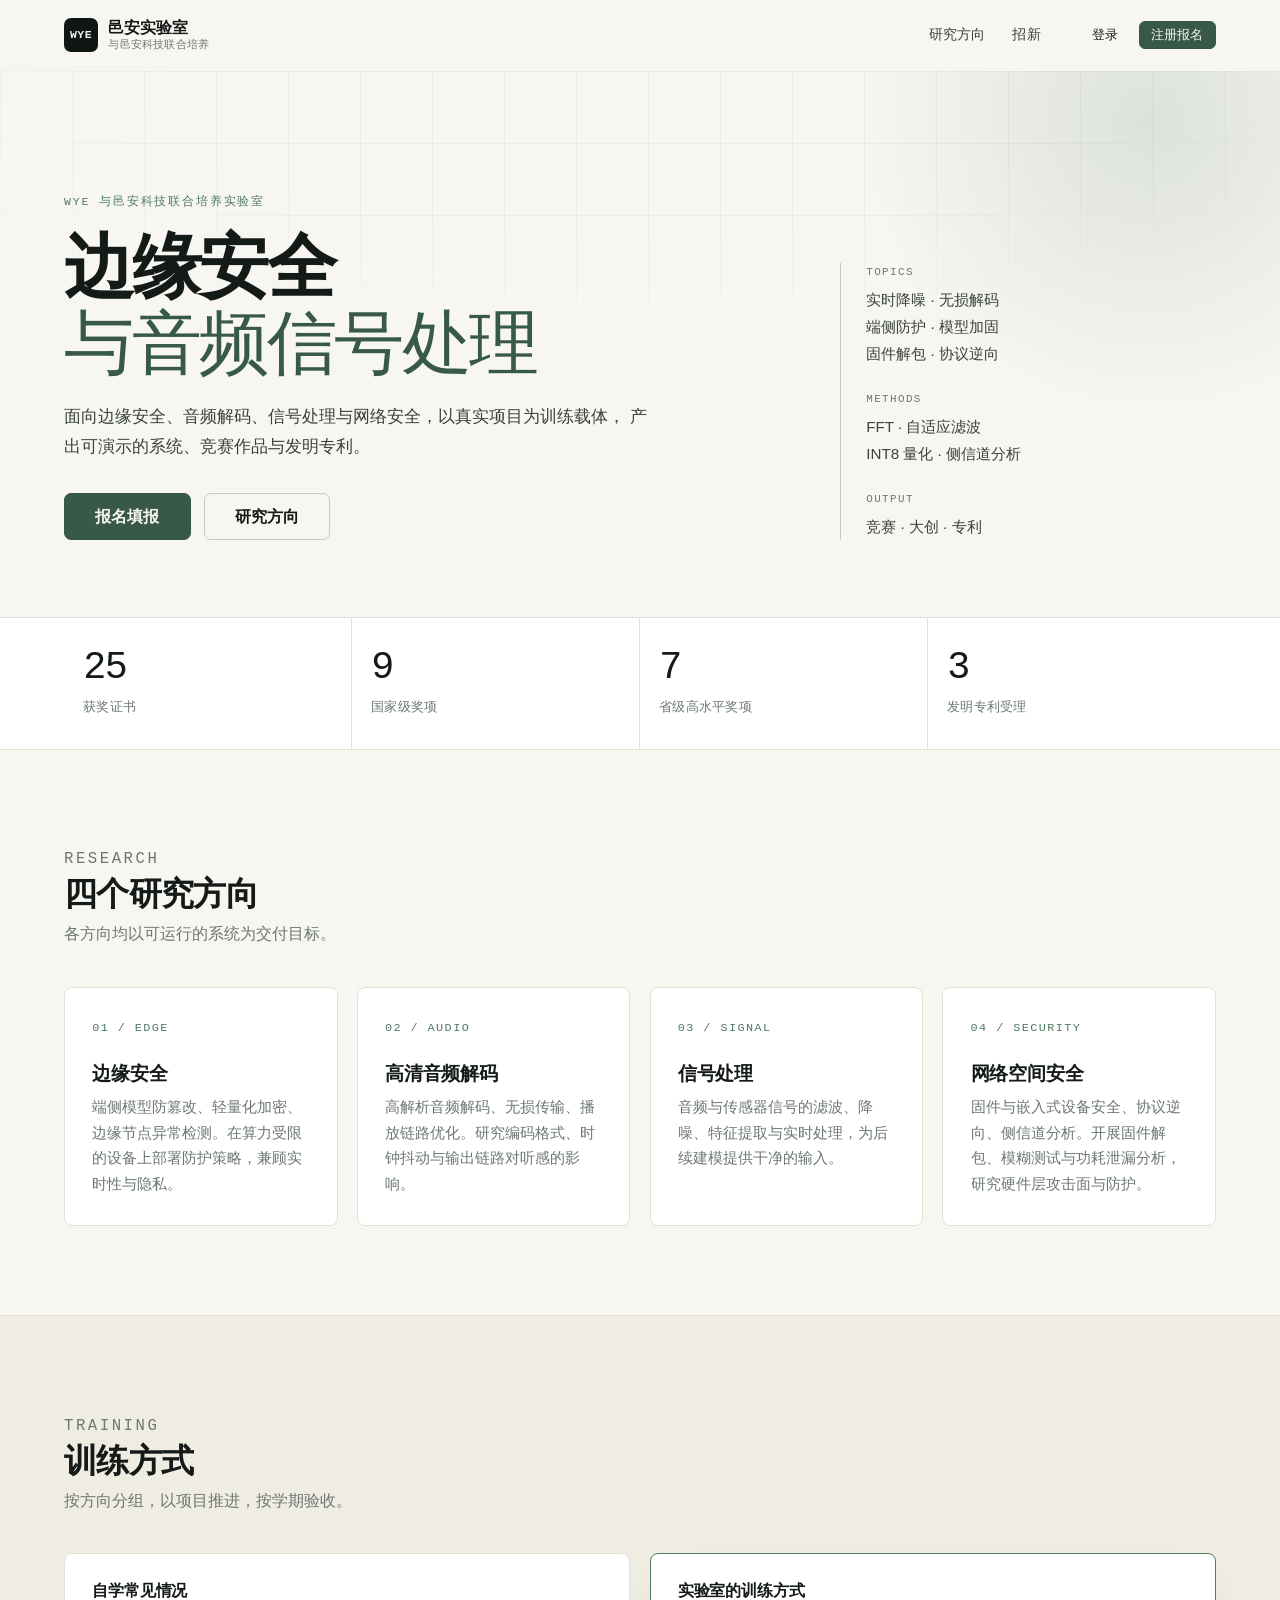
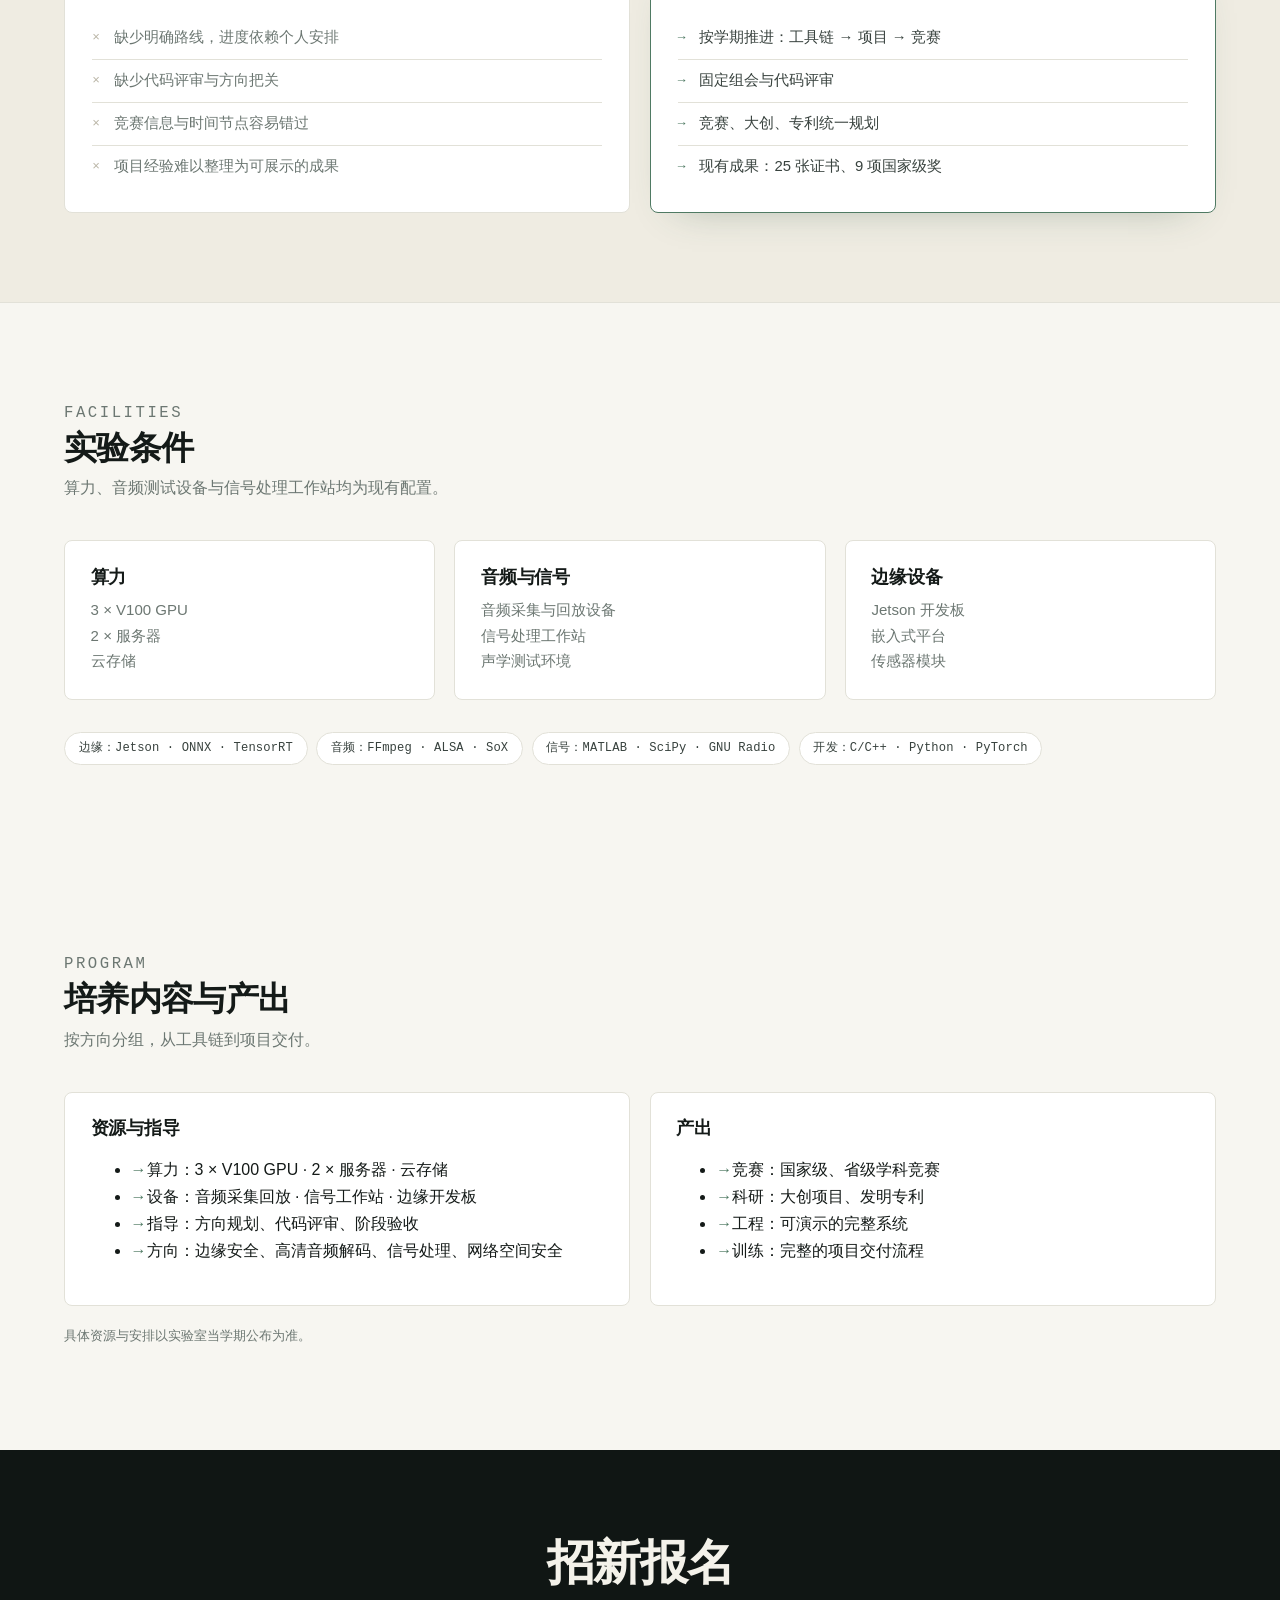
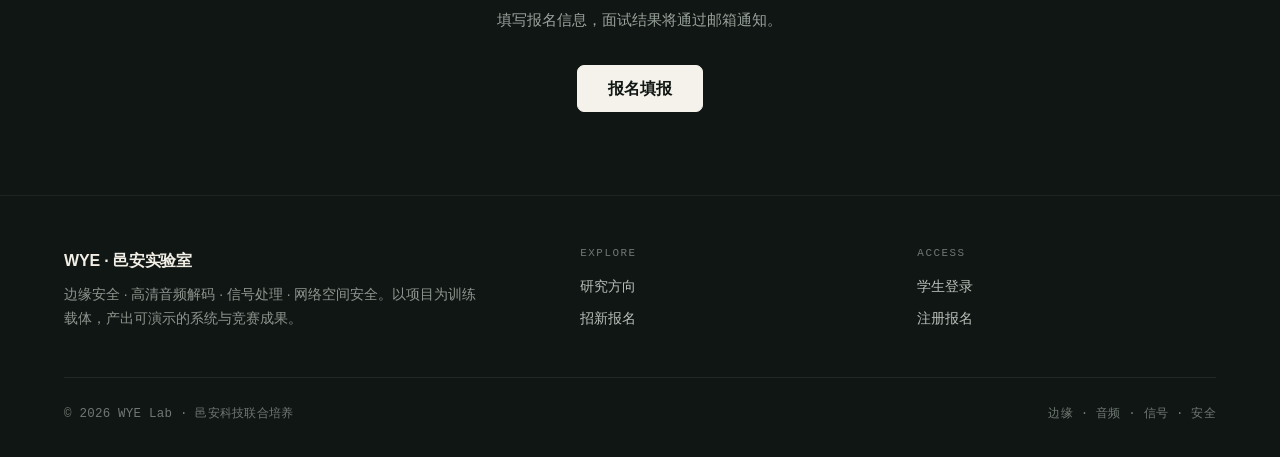
<file: index.html>
<!doctype html>
<html lang="zh-CN">
<head>
<meta charset="utf-8">
<meta name="viewport" content="width=device-width, initial-scale=1">
<meta name="description" content="WYE 与邑安科技联合培养实验室官网：边缘安全 · 高清音频解码 · 信号处理 · 网络空间安全，成果展示与招新报名。">
<meta name="theme-color" content="#f7f6f1">
<title>WYE · 邑安实验室 — 边缘安全 · 音频 · 信号 · 网络安全</title>
<link rel="stylesheet" href="/static/css/style.css">
</head>
<body>
<header class="site-header" id="siteHeader">
  <div class="container nav-wrap">
    <a class="brand" href="/">
      <span class="brand-badge">WYE</span>
      <span class="brand-text">邑安实验室<small>与邑安科技联合培养</small></span>
    </a>

    <input type="checkbox" id="navToggle" class="nav-toggle" aria-label="展开导航">
    <label for="navToggle" class="nav-toggle-label" aria-hidden="true"><span></span></label>

    <nav class="nav-links">
      <a href="/#research">研究方向</a>
      <a href="/#join">招新</a>
    </nav>

    <div class="nav-actions">
      
        <a class="btn btn-ghost btn-sm" href="join.html">登录</a>
        <a class="btn btn-primary btn-sm" href="join.html">注册报名</a>
      
    </div>
  </div>
</header>


  


<main>
<!-- 1. Hero -->
<section class="hero">
  <div class="container">
    <div class="hero-grid">
      <div>
        <p class="hero-kicker">WYE 与邑安科技联合培养实验室</p>
        <h1>边缘安全<br><em>与音频信号处理</em></h1>
        <p class="hero-sub">
          面向边缘安全、音频解码、信号处理与网络安全，以真实项目为训练载体，
          产出可演示的系统、竞赛作品与发明专利。
        </p>
        <div class="hero-actions">
          <a class="btn btn-primary btn-lg" href="join.html">报名填报</a>
          <a class="btn btn-lg" href="#research">研究方向</a>
        </div>
      </div>
      <aside class="hero-aside">
        <div>
          <span class="k">Topics</span>
          <span class="v">实时降噪 · 无损解码<br>端侧防护 · 模型加固<br>固件解包 · 协议逆向</span>
        </div>
        <div>
          <span class="k">Methods</span>
          <span class="v">FFT · 自适应滤波<br>INT8 量化 · 侧信道分析</span>
        </div>
        <div>
          <span class="k">Output</span>
          <span class="v">竞赛 · 大创 · 专利</span>
        </div>
      </aside>
    </div>
  </div>
</section>

<!-- 2. 战绩统计 -->
<section class="stats">
  <div class="container stats-grid">
    <div class="stat"><strong>25</strong><span>获奖证书</span></div>
    <div class="stat"><strong>9</strong><span>国家级奖项</span></div>
    <div class="stat"><strong>7</strong><span>省级高水平奖项</span></div>
    <div class="stat"><strong>3</strong><span>发明专利受理</span></div>
  </div>
</section>

<!-- 3. 研究方向 -->
<section class="section" id="research">
  <div class="container">
    <div class="section-head reveal">
      <div>
        <p class="eyebrow">Research</p>
        <h2>四个研究方向</h2>
        <p>各方向均以可运行的系统为交付目标。</p>
      </div>
    </div>
    <div class="grid-4">
      <article class="dir-card reveal">
        <span class="num">01 / EDGE</span>
        <h3>边缘安全</h3>
        <p>端侧模型防篡改、轻量化加密、边缘节点异常检测。在算力受限的设备上部署防护策略，兼顾实时性与隐私。</p>
      </article>
      <article class="dir-card reveal">
        <span class="num">02 / AUDIO</span>
        <h3>高清音频解码</h3>
        <p>高解析音频解码、无损传输、播放链路优化。研究编码格式、时钟抖动与输出链路对听感的影响。</p>
      </article>
      <article class="dir-card reveal">
        <span class="num">03 / SIGNAL</span>
        <h3>信号处理</h3>
        <p>音频与传感器信号的滤波、降噪、特征提取与实时处理，为后续建模提供干净的输入。</p>
      </article>
      <article class="dir-card reveal">
        <span class="num">04 / SECURITY</span>
        <h3>网络空间安全</h3>
        <p>固件与嵌入式设备安全、协议逆向、侧信道分析。开展固件解包、模糊测试与功耗泄漏分析，研究硬件层攻击面与防护。</p>
      </article>
    </div>
  </div>
</section>

<!-- 4. 训练方式 -->
<section class="section alt">
  <div class="container">
    <div class="section-head reveal">
      <div>
        <p class="eyebrow">Training</p>
        <h2>训练方式</h2>
        <p>按方向分组，以项目推进，按学期验收。</p>
      </div>
    </div>
    <div class="grid-2">
      <div class="card compare reveal">
        <h3>自学常见情况</h3>
        <ul class="bad-list">
          <li>缺少明确路线，进度依赖个人安排</li>
          <li>缺少代码评审与方向把关</li>
          <li>竞赛信息与时间节点容易错过</li>
          <li>项目经验难以整理为可展示的成果</li>
        </ul>
      </div>
      <div class="card compare highlight reveal">
        <h3>实验室的训练方式</h3>
        <ul class="good-list">
          <li>按学期推进：工具链 → 项目 → 竞赛</li>
          <li>固定组会与代码评审</li>
          <li>竞赛、大创、专利统一规划</li>
          <li>现有成果：25 张证书、9 项国家级奖</li>
        </ul>
      </div>
    </div>
  </div>
</section>

<!-- 5. 实验条件 -->
<section class="section">
  <div class="container">
    <div class="section-head reveal">
      <div>
        <p class="eyebrow">Facilities</p>
        <h2>实验条件</h2>
        <p>算力、音频测试设备与信号处理工作站均为现有配置。</p>
      </div>
    </div>
    <div class="grid-3">
      <div class="card reveal">
        <h3>算力</h3>
        <p>3 × V100 GPU<br>2 × 服务器<br>云存储</p>
      </div>
      <div class="card reveal">
        <h3>音频与信号</h3>
        <p>音频采集与回放设备<br>信号处理工作站<br>声学测试环境</p>
      </div>
      <div class="card reveal">
        <h3>边缘设备</h3>
        <p>Jetson 开发板<br>嵌入式平台<br>传感器模块</p>
      </div>
    </div>
    <div class="tech-stack reveal">
      <span class="chip">边缘：Jetson · ONNX · TensorRT</span>
      <span class="chip">音频：FFmpeg · ALSA · SoX</span>
      <span class="chip">信号：MATLAB · SciPy · GNU Radio</span>
      <span class="chip">开发：C/C++ · Python · PyTorch</span>
    </div>
  </div>
</section>

<!-- 6. 培养内容与产出 -->
<section class="section">
  <div class="container">
    <div class="section-head reveal">
      <div>
        <p class="eyebrow">Program</p>
        <h2>培养内容与产出</h2>
        <p>按方向分组，从工具链到项目交付。</p>
      </div>
    </div>
    <div class="grid-2">
      <div class="card reveal">
        <h3>资源与指导</h3>
        <ul class="good-list">
          <li>算力：3 × V100 GPU · 2 × 服务器 · 云存储</li>
          <li>设备：音频采集回放 · 信号工作站 · 边缘开发板</li>
          <li>指导：方向规划、代码评审、阶段验收</li>
          <li>方向：边缘安全、高清音频解码、信号处理、网络空间安全</li>
        </ul>
      </div>
      <div class="card reveal">
        <h3>产出</h3>
        <ul class="good-list">
          <li>竞赛：国家级、省级学科竞赛</li>
          <li>科研：大创项目、发明专利</li>
          <li>工程：可演示的完整系统</li>
          <li>训练：完整的项目交付流程</li>
        </ul>
      </div>
    </div>
    <p class="fine-print muted reveal" style="font-size:.8rem;margin-top:1.2rem;">具体资源与安排以实验室当学期公布为准。</p>
  </div>
</section>

<!-- 7. 报名 CTA -->
<section class="cta-band" id="join">
  <div class="container">
    <h2>招新报名</h2>
    <p>
      填写报名信息，面试结果将通过邮箱通知。
    </p>
    <a class="btn btn-primary btn-lg" href="join.html">报名填报</a>
  </div>
</section>

<!-- 证书大图弹窗（仅管理员） -->

</main>

<footer class="site-footer">
  <div class="container">
    <div class="footer-grid">
      <div>
        <p class="footer-brand">WYE · 邑安实验室</p>
        <p class="footer-desc">边缘安全 · 高清音频解码 · 信号处理 · 网络空间安全。以项目为训练载体，产出可演示的系统与竞赛成果。</p>
      </div>
      <div class="footer-col">
        <h4>Explore</h4>
        <a href="/#research">研究方向</a>
        <a href="/#join">招新报名</a>
      </div>
      <div class="footer-col">
        <h4>Access</h4>
        
        <a href="join.html">学生登录</a>
        <a href="join.html">注册报名</a>
        
        
      </div>
    </div>
    <div class="footer-bottom">
      <span>© 2026 WYE Lab · 邑安科技联合培养</span>
      <span>边缘 · 音频 · 信号 · 安全</span>
    </div>
  </div>
</footer>

<script src="/static/js/main.js"></script>

</body>
</html>
</file>
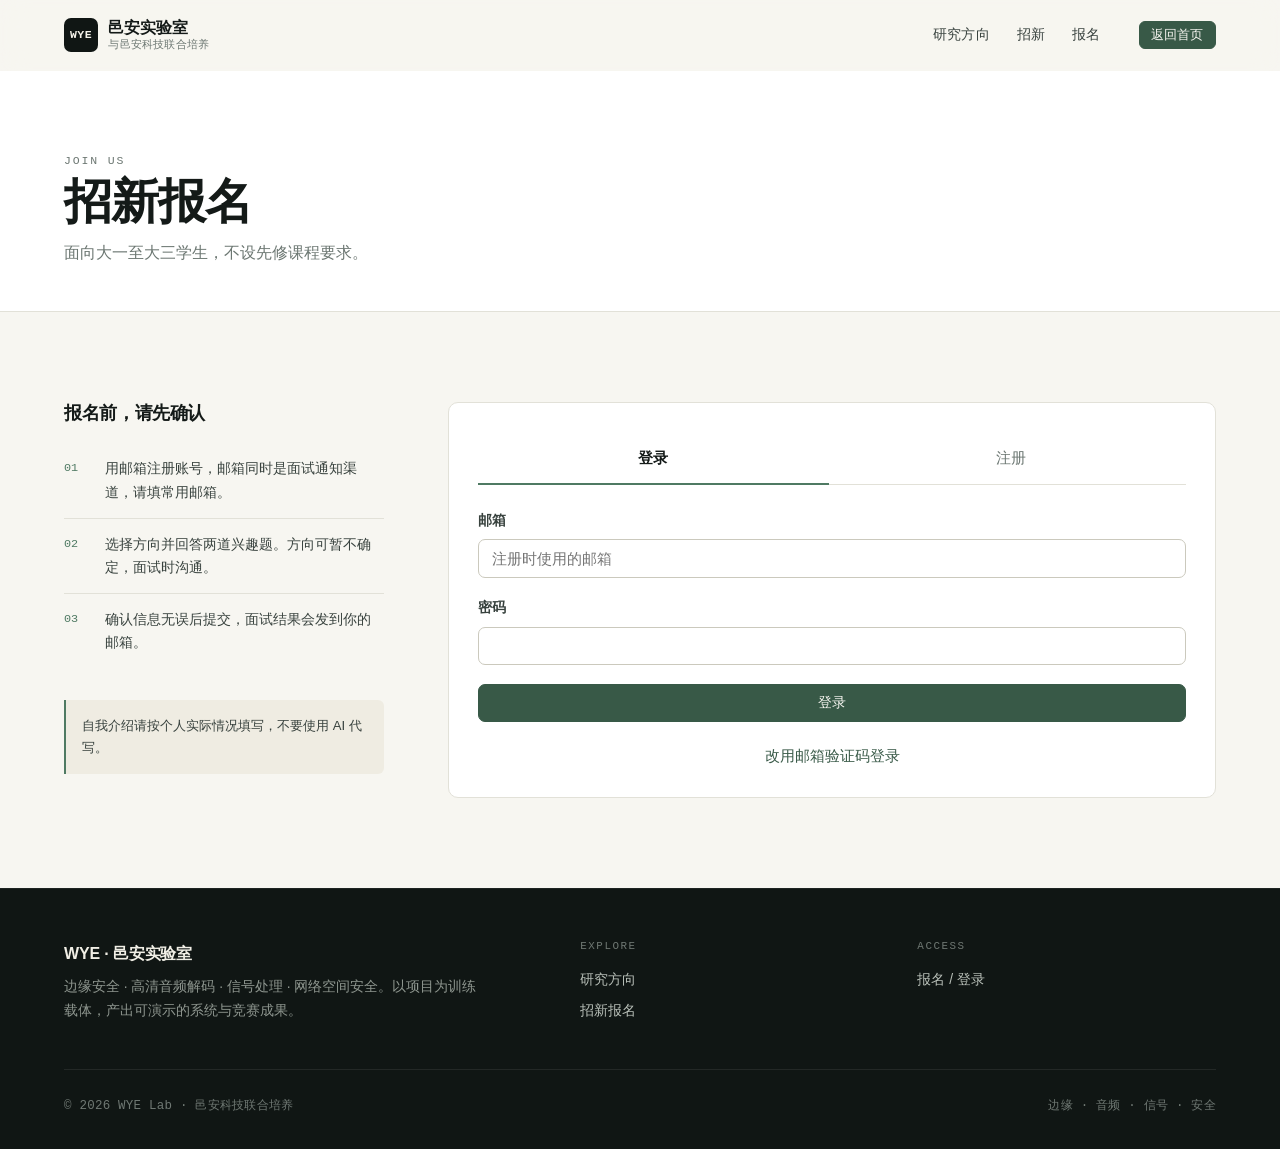
<file: join.html>
<!doctype html>
<html lang="zh-CN">
<head>
<meta charset="utf-8">
<meta name="viewport" content="width=device-width, initial-scale=1">
<meta name="description" content="WYE 与邑安科技联合培养实验室招新报名：边缘安全 · 高清音频解码 · 信号处理 · 网络空间安全。">
<title>招新报名 — WYE · 邑安实验室</title>
<link rel="stylesheet" href="static/css/style.css">
<style>
  .auth-tabs { display: flex; gap: .4rem; margin-bottom: 1.5rem; border-bottom: 1px solid var(--line); }
  .auth-tabs button {
    flex: 1; background: none; border: none; padding: .7rem .2rem .75rem;
    font: inherit; font-size: .92rem; color: var(--muted); cursor: pointer;
    border-bottom: 2px solid transparent; margin-bottom: -1px; transition: color .18s, border-color .18s;
  }
  .auth-tabs button.active { color: var(--ink); border-bottom-color: var(--accent); font-weight: 600; }
  .auth-msg { min-height: 1.4em; font-size: .82rem; margin: .7rem 0 0; color: var(--danger); }
  .auth-msg.ok { color: var(--accent-dark); }
  .auth-switch { font-size: .82rem; text-align: center; margin: .9rem 0 0; }
  .auth-switch a { color: var(--accent-dark); }
  .account-bar { display: flex; justify-content: space-between; align-items: center; gap: 1rem;
    font-size: .86rem; color: var(--muted); margin-bottom: 1rem; flex-wrap: wrap; }
  .account-bar strong { color: var(--ink); font-weight: 600; }
  .account-bar button { background: none; border: none; font: inherit; font-size: .82rem;
    color: var(--muted); cursor: pointer; text-decoration: underline; padding: 0; }
  .account-bar button:hover { color: var(--accent-dark); }
  .loading-note { text-align: center; color: var(--muted); padding: 3rem 0; font-size: .9rem; }
  .field-static { padding: .62rem .8rem; border: 1px solid var(--line); border-radius: 7px;
    background: var(--wash); color: var(--muted); font-size: .94rem; }
</style>
</head>
<body>
<header class="site-header" id="siteHeader">
  <div class="container nav-wrap">
    <a class="brand" href="index.html">
      <span class="brand-badge">WYE</span>
      <span class="brand-text">邑安实验室<small>与邑安科技联合培养</small></span>
    </a>
    <nav class="nav-links">
      <a href="index.html#research">研究方向</a>
      <a href="index.html#join">招新</a>
      <a href="join.html">报名</a>
    </nav>
    <div class="nav-actions">
      <a class="btn btn-primary btn-sm" href="index.html">返回首页</a>
    </div>
  </div>
</header>

<main>
<section class="page-head">
  <div class="container">
    <p class="eyebrow">Join Us</p>
    <h1>招新报名</h1>
    <p>面向大一至大三学生，不设先修课程要求。</p>
    <p class="deadline-tip" id="deadlineTip" hidden></p>
  </div>
</section>

<section class="section">
  <div class="container">
    <div class="join-layout">
      <aside class="join-aside">
        <h2>报名前，请先确认</h2>
        <ol class="join-steps">
          <li><span class="n">01</span><span>用邮箱注册账号，邮箱同时是面试通知渠道，请填常用邮箱。</span></li>
          <li><span class="n">02</span><span>选择方向并回答两道兴趣题。方向可暂不确定，面试时沟通。</span></li>
          <li><span class="n">03</span><span>确认信息无误后提交，面试结果会发到你的邮箱。</span></li>
        </ol>
        <div class="join-note">
          自我介绍请按个人实际情况填写，不要使用 AI 代写。
        </div>
      </aside>

      <div>
        <p class="loading-note" id="loadingNote">正在加载…</p>

        <!-- 登录 / 注册 -->
        <div class="card form-panel" id="authCard" hidden>
          <div class="auth-tabs">
            <button type="button" data-auth="login" class="active">登录</button>
            <button type="button" data-auth="register">注册</button>
          </div>

          <form id="loginForm">
            <div class="form-row">
              <label for="loginEmail">邮箱</label>
              <input id="loginEmail" name="email" type="email" required autocomplete="username" placeholder="注册时使用的邮箱">
            </div>
            <div class="form-row">
              <label for="loginPassword">密码</label>
              <input id="loginPassword" name="password" type="password" required autocomplete="current-password">
            </div>
            <button class="btn btn-primary btn-block" type="submit">登录</button>
            <p class="auth-msg" id="loginMsg"></p>
            <p class="auth-switch"><a href="#" id="toCodeLogin">改用邮箱验证码登录</a></p>
          </form>

          <form id="codeLoginForm" hidden>
            <div class="form-row">
              <label for="codeEmail">邮箱</label>
              <input id="codeEmail" type="email" required autocomplete="username" placeholder="注册时使用的邮箱">
            </div>
            <div class="form-row">
              <label for="codeCode">邮箱验证码</label>
              <div class="code-row">
                <input id="codeCode" type="text" required maxlength="6" inputmode="numeric" placeholder="6 位验证码">
                <button class="btn" type="button" id="sendLoginCodeBtn">发送验证码</button>
              </div>
            </div>
            <button class="btn btn-primary btn-block" type="submit">登录</button>
            <p class="auth-msg" id="codeLoginMsg"></p>
            <p class="auth-switch"><a href="#" id="toPwdLogin">改用密码登录</a></p>
          </form>

          <form id="registerForm" hidden>
            <div class="form-row">
              <label for="regEmail">邮箱</label>
              <input id="regEmail" name="email" type="email" required autocomplete="username" placeholder="用于接收验证码与面试通知">
            </div>
            <div class="form-row">
              <label for="regCode">邮箱验证码</label>
              <div class="code-row">
                <input id="regCode" name="code" type="text" required maxlength="6" inputmode="numeric" placeholder="6 位验证码">
                <button class="btn" type="button" id="sendCodeBtn">发送验证码</button>
              </div>
            </div>
            <div class="form-row">
              <label for="regPassword">设置密码（至少 6 位）</label>
              <input id="regPassword" name="password" type="password" required minlength="6" autocomplete="new-password">
            </div>
            <div class="form-row">
              <label for="regPassword2">确认密码</label>
              <input id="regPassword2" name="password2" type="password" required minlength="6" autocomplete="new-password">
            </div>
            <button class="btn btn-primary btn-block" type="submit">注册并登录</button>
            <p class="auth-msg" id="regMsg"></p>
          </form>
        </div>

        <!-- 报名表单 -->
        <div id="joinCard" hidden>
          <div class="account-bar">
            <span>当前账号：<strong id="accountEmail"></strong></span>
            <button type="button" id="logoutBtn">退出登录</button>
          </div>
          <div class="card edit-note" id="editNote" hidden>
            你已提交过报名，当前为<strong>修改模式</strong>：修改后重新提交即可更新，每个账号限一份报名。
          </div>

          <form class="form" id="joinForm">
            <fieldset class="form-section">
              <legend><span class="idx">01</span>基本信息</legend>
              <div class="form-row two-col">
                <div>
                  <label for="name">姓名 <em>*</em></label>
                  <input id="name" name="name" type="text" required maxlength="20" placeholder="你的真实姓名">
                </div>
                <div>
                  <label for="student_id">学号 <em>*</em></label>
                  <input id="student_id" name="student_id" type="text" required maxlength="10"
                         inputmode="numeric" pattern="[0-9]{10}" title="学号为 10 位数字" placeholder="例：3126xxxxxx">
                </div>
              </div>
              <div class="form-row two-col">
                <div>
                  <label for="phone">手机号 <em>*</em></label>
                  <input id="phone" name="phone" type="tel" required maxlength="11"
                         inputmode="numeric" pattern="1[3-9][0-9]{9}" title="请填写 11 位手机号"
                         placeholder="用于面试联系">
                </div>
                <div>
                  <label>性别 <em>*</em></label>
                  <div class="choice-group choice-inline">
                    <label class="choice">
                      <input type="radio" name="gender" value="男" required>
                      <span>男</span>
                    </label>
                    <label class="choice">
                      <input type="radio" name="gender" value="女" required>
                      <span>女</span>
                    </label>
                  </div>
                </div>
              </div>
              <div class="form-row two-col">
                <div>
                  <label for="college">学院 <em>*</em></label>
                  <input id="college" name="college" type="text" required maxlength="40" placeholder="如 信息工程学院">
                </div>
                <div>
                  <label for="major">专业 <em>*</em></label>
                  <input id="major" name="major" type="text" required maxlength="40" placeholder="如 电子信息工程">
                </div>
              </div>
              <div class="form-row">
                <label>邮箱（登录账号）</label>
                <div class="field-static" id="staticEmail"></div>
                <p class="hint">邮箱即登录账号与通知渠道，如需变更请联系管理员。</p>
              </div>
            </fieldset>

            <fieldset class="form-section">
              <legend><span class="idx">02</span>方向与兴趣</legend>
              <p class="hint" style="margin:-.4rem 0 1.1rem;">本次招新：边缘安全 1 人，信号处理 / 音频信号处理 1 人，网络空间安全 1 人。以下题目用于了解基础，不影响录取结果。</p>

              <div class="form-row">
                <label>你写过代码吗？<em>*</em></label>
                <div class="choice-group">
                  <label class="choice">
                    <input type="radio" name="coding" value="没写过" required>
                    <span>没写过</span>
                  </label>
                  <label class="choice">
                    <input type="radio" name="coding" value="写过课程作业（C / Python 等）">
                    <span>写过课程作业（C / Python 等）</span>
                  </label>
                  <label class="choice">
                    <input type="radio" name="coding" value="做过完整项目或参加过竞赛">
                    <span>做过完整项目或参加过竞赛</span>
                  </label>
                </div>
              </div>

              <div class="form-row">
                <label>你更想加入哪个方向？<em>*</em></label>
                <div class="choice-group">
                  <label class="choice">
                    <input type="radio" name="direction" value="信号处理 / 音频信号处理" required>
                    <span>信号处理 / 音频信号处理<small>研究声音与信号的采集、滤波、降噪、编解码</small></span>
                  </label>
                  <label class="choice">
                    <input type="radio" name="direction" value="边缘安全" required>
                    <span>边缘安全<small>端侧模型与边缘节点的安全防护</small></span>
                  </label>
                  <label class="choice">
                    <input type="radio" name="direction" value="网络空间安全" required>
                    <span>网络空间安全<small>固件与嵌入式安全、协议逆向、侧信道分析</small></span>
                  </label>
                </div>
              </div>

              <div class="survey-branch" data-branch="signal" hidden>
                <div class="form-row">
                  <label>你对音频 / 信号处理的了解程度？<em>*</em></label>
                  <div class="choice-group">
                    <label class="choice"><input type="radio" name="survey_level_signal" value="完全没接触过"><span>完全没接触过</span></label>
                    <label class="choice"><input type="radio" name="survey_level_signal" value="学过基础理论（采样、FFT、滤波）"><span>学过基础理论（采样、FFT、滤波）</span></label>
                    <label class="choice"><input type="radio" name="survey_level_signal" value="做过相关课程设计或项目"><span>做过相关课程设计或项目</span></label>
                  </div>
                </div>
                <div class="form-row">
                  <label>让你做一个「实时降噪」的小功能，你会先做什么？<em>*</em></label>
                  <div class="choice-group">
                    <label class="choice"><input type="radio" name="survey_scene_signal" value="不知道从哪下手"><span>不知道从哪下手</span></label>
                    <label class="choice"><input type="radio" name="survey_scene_signal" value="先查资料，搞清楚噪声的类型"><span>先查资料，搞清楚噪声的类型</span></label>
                    <label class="choice"><input type="radio" name="survey_scene_signal" value="用现成库做滤波实验，听效果"><span>用现成库做滤波实验，听效果</span></label>
                    <label class="choice"><input type="radio" name="survey_scene_signal" value="设计滤波器并对比不同参数的效果"><span>设计滤波器并对比不同参数的效果</span></label>
                  </div>
                </div>
              </div>

              <div class="survey-branch" data-branch="edge" hidden>
                <div class="form-row">
                  <label>你对边缘安全的了解程度？<em>*</em></label>
                  <div class="choice-group">
                    <label class="choice"><input type="radio" name="survey_level_edge" value="完全没接触过"><span>完全没接触过</span></label>
                    <label class="choice"><input type="radio" name="survey_level_edge" value="了解基本概念（端侧防护、边缘节点）"><span>了解基本概念（端侧防护、边缘节点）</span></label>
                    <label class="choice"><input type="radio" name="survey_level_edge" value="做过边缘部署或安全相关实践"><span>做过边缘部署或安全相关实践</span></label>
                  </div>
                </div>
                <div class="form-row">
                  <label>设备上的模型被替换成篡改版本，你会先做什么？<em>*</em></label>
                  <div class="choice-group">
                    <label class="choice"><input type="radio" name="survey_scene_edge" value="不知道从哪下手"><span>不知道从哪下手</span></label>
                    <label class="choice"><input type="radio" name="survey_scene_edge" value="先确认模型的来源和校验方式"><span>先确认模型的来源和校验方式</span></label>
                    <label class="choice"><input type="radio" name="survey_scene_edge" value="对比模型哈希与签名，定位被替换的文件"><span>对比模型哈希与签名，定位被替换的文件</span></label>
                    <label class="choice"><input type="radio" name="survey_scene_edge" value="在启动链上加入完整性校验与签名验证"><span>在启动链上加入完整性校验与签名验证</span></label>
                  </div>
                </div>
              </div>

              <div class="survey-branch" data-branch="security" hidden>
                <div class="form-row">
                  <label>你对网络空间安全的了解程度？<em>*</em></label>
                  <div class="choice-group">
                    <label class="choice"><input type="radio" name="survey_level_security" value="完全没接触过"><span>完全没接触过</span></label>
                    <label class="choice"><input type="radio" name="survey_level_security" value="了解基本概念（漏洞、逆向、固件）"><span>了解基本概念（漏洞、逆向、固件）</span></label>
                    <label class="choice"><input type="radio" name="survey_level_security" value="做过 CTF 或安全相关实践"><span>做过 CTF 或安全相关实践</span></label>
                  </div>
                </div>
                <div class="form-row">
                  <label>拿到一台设备的固件包，你会先做什么？<em>*</em></label>
                  <div class="choice-group">
                    <label class="choice"><input type="radio" name="survey_scene_security" value="不知道从哪下手"><span>不知道从哪下手</span></label>
                    <label class="choice"><input type="radio" name="survey_scene_security" value="先确认文件系统和打包格式"><span>先确认文件系统和打包格式</span></label>
                    <label class="choice"><input type="radio" name="survey_scene_security" value="用 binwalk 提取，查看启动脚本与服务"><span>用 binwalk 提取，查看启动脚本与服务</span></label>
                    <label class="choice"><input type="radio" name="survey_scene_security" value="定位网络服务，做协议分析与漏洞验证"><span>定位网络服务，做协议分析与漏洞验证</span></label>
                  </div>
                </div>
              </div>

              <input type="hidden" name="survey" id="surveyField" value="">
              <input type="hidden" name="math_level" value="">
            </fieldset>

            <fieldset class="form-section">
              <legend><span class="idx">03</span>自我介绍</legend>
              <div class="form-row">
                <label for="intro">写点什么 <em>*</em></label>
                <textarea id="intro" name="intro" rows="7" required maxlength="1000" placeholder="写你真实的经历、想法和想做的事"></textarea>
                <p class="hint ai-note">请按个人实际理解作答，不要使用 AI 生成内容。</p>
              </div>
            </fieldset>



            <button class="btn btn-primary btn-block btn-lg" type="submit" id="submitBtn">提交报名</button>

            <p class="hint center" id="joinMsg"></p>
          </form>
        </div>

        <!-- 提交成功 -->
        <div class="card success-card" id="doneCard" hidden>
          <h3 id="doneTitle">报名成功！</h3>
          <p class="muted" id="doneText"></p>
          <p class="muted">面试结果将通过邮箱通知，请留意收件箱。</p>
          <div class="form-actions center">
            <a class="btn" href="index.html">返回首页</a>
            <button class="btn btn-primary" type="button" id="editAgain">修改报名信息</button>
          </div>
        </div>
      </div>
    </div>
  </div>
</section>
</main>

<footer class="site-footer">
  <div class="container">
    <div class="footer-grid">
      <div>
        <p class="footer-brand">WYE · 邑安实验室</p>
        <p class="footer-desc">边缘安全 · 高清音频解码 · 信号处理 · 网络空间安全。以项目为训练载体，产出可演示的系统与竞赛成果。</p>
      </div>
      <div class="footer-col">
        <h4>Explore</h4>
        <a href="index.html#research">研究方向</a>
        <a href="index.html#join">招新报名</a>
      </div>
      <div class="footer-col">
        <h4>Access</h4>
        <a href="join.html">报名 / 登录</a>
      </div>
    </div>
    <div class="footer-bottom">
      <span>© 2026 WYE Lab · 邑安科技联合培养</span>
      <span>边缘 · 音频 · 信号 · 安全</span>
    </div>
  </div>
</footer>

<script src="static/js/join-api.js"></script>
</body>
</html>
</file>
<file: static/css/style.css>
/* ==========================================================================
   WYE · 邑安实验室 官网样式
   设计基底：abrol lab template (MIT) 的配色体系
   版式参考：MIT Media Lab / Linear 的编辑式排版与克制留白
   ========================================================================== */

:root {
  /* 色彩 */
  --bg: #f7f6f1;
  --surface: #ffffff;
  --wash: #efece2;
  --dark: #101614;

  --ink: #141a18;
  --ink-2: #38423e;
  --muted: #6c7772;
  --line: #e2e1d8;
  --line-strong: #cbc9bd;

  --accent: #4f7a63;
  --accent-dark: #385947;
  --accent-wash: #e8eee9;
  --sand: #c2a68c;

  --danger: #b4472f;

  /* 兼容旧变量（后台模板仍在使用） */
  --primary: var(--accent);
  --primary-dark: var(--accent-dark);
  --card: var(--surface);
  --border: var(--line);
  --radius: 8px;
  --shadow: 0 1px 2px rgba(20, 26, 24, .04);

  /* 字体 */
  --sans: "Inter", -apple-system, BlinkMacSystemFont, "Segoe UI",
          "PingFang SC", "HarmonyOS Sans SC", "Microsoft YaHei", sans-serif;
  --serif: "Iowan Old Style", "Palatino Linotype", "Songti SC",
           "Noto Serif SC", Georgia, serif;
  --mono: "SF Mono", "JetBrains Mono", "Cascadia Mono", Consolas, monospace;
}

* { box-sizing: border-box; }
html { -webkit-text-size-adjust: 100%; scroll-behavior: smooth; }

body {
  margin: 0;
  font-family: var(--sans);
  font-size: 16px;
  color: var(--ink);
  background: var(--bg);
  line-height: 1.7;
  -webkit-font-smoothing: antialiased;
  text-rendering: optimizeLegibility;
}

img { max-width: 100%; display: block; }
a { color: var(--accent-dark); text-decoration: none; transition: color .2s; }
a:hover { color: var(--accent); }

h1, h2, h3, h4 {
  margin: 0 0 .5em;
  line-height: 1.24;
  font-weight: 650;
  letter-spacing: -.02em;
  color: var(--ink);
}
h1 { font-size: clamp(2.3rem, 5.2vw, 3.9rem); }
h2 { font-size: clamp(1.55rem, 2.6vw, 2.1rem); }
h3 { font-size: 1.12rem; letter-spacing: -.01em; }
p { margin: 0 0 1em; }

.container { width: min(1180px, 90%); margin: 0 auto; }
.container.narrow { width: min(760px, 90%); }
.container.narrow-narrow { width: min(420px, 92%); }
.container.wide { width: min(1400px, 94%); }
.center { text-align: center; }
.muted { color: var(--muted); }
.small { font-size: .84rem; }
.empty { text-align: center; color: var(--muted); padding: 3rem 0; }
.inline { display: inline; }

/* 小标签：等宽大写，字距拉开 */
.eyebrow,
.hero-kicker {
  display: inline-block;
  font-family: var(--mono);
  font-size: .72rem;
  letter-spacing: .16em;
  text-transform: uppercase;
  color: var(--accent);
  margin: 0 0 1.1rem;
}

/* 章节标题 */
.section-head {
  display: flex;
  align-items: flex-end;
  justify-content: space-between;
  gap: 1.5rem;
  margin-bottom: 2.4rem;
  flex-wrap: wrap;
}
.section-head h2 { margin: 0; }
.section-head p { margin: .45rem 0 0; color: var(--muted); font-size: .98rem; }
.section-head .more { font-size: .88rem; white-space: nowrap; }

/* ==========================================================================
   顶部导航
   ========================================================================== */
.site-header {
  position: sticky;
  top: 0;
  z-index: 60;
  background: rgba(247, 246, 241, .82);
  backdrop-filter: saturate(160%) blur(14px);
  -webkit-backdrop-filter: saturate(160%) blur(14px);
  border-bottom: 1px solid transparent;
  transition: border-color .25s, background .25s;
}
.site-header.is-scrolled {
  border-bottom-color: var(--line);
  background: rgba(247, 246, 241, .94);
}
.nav-wrap {
  display: flex;
  align-items: center;
  justify-content: space-between;
  gap: 1.2rem;
  min-height: 70px;
}
.brand { display: flex; align-items: center; gap: .65rem; color: var(--ink); }
.brand:hover { color: var(--ink); }
.brand-badge {
  display: grid;
  place-items: center;
  width: 34px; height: 34px;
  border-radius: 7px;
  background: var(--dark);
  color: #f4f2ea;
  font-family: var(--mono);
  font-size: .72rem;
  font-weight: 600;
  letter-spacing: .04em;
}
.brand-text {
  display: flex;
  flex-direction: column;
  line-height: 1.18;
  font-weight: 650;
  font-size: .98rem;
  letter-spacing: -.01em;
}
.brand-text small {
  font-weight: 400;
  font-size: .68rem;
  color: var(--muted);
  letter-spacing: .02em;
}

.nav-links {
  display: flex;
  align-items: center;
  gap: 1.7rem;
  margin-left: auto;
  margin-right: 1.2rem;
}
.nav-links a {
  font-size: .86rem;
  color: var(--ink-2);
  letter-spacing: .01em;
  position: relative;
  padding: .2rem 0;
}
.nav-links a::after {
  content: "";
  position: absolute;
  left: 0; bottom: -2px;
  width: 0; height: 1px;
  background: var(--accent);
  transition: width .25s ease;
}
.nav-links a:hover::after { width: 100%; }

.nav-actions { display: flex; align-items: center; gap: .55rem; }

/* 移动端菜单（纯 CSS，无脚本依赖） */
.nav-toggle { display: none; }
.nav-toggle-label {
  display: none;
  width: 38px; height: 38px;
  border: 1px solid var(--line-strong);
  border-radius: 7px;
  cursor: pointer;
  position: relative;
  background: var(--surface);
}
.nav-toggle-label span,
.nav-toggle-label span::before,
.nav-toggle-label span::after {
  position: absolute;
  left: 50%; top: 50%;
  width: 16px; height: 1.5px;
  background: var(--ink);
  transform: translate(-50%, -50%);
  content: "";
  transition: .2s;
}
.nav-toggle-label span::before { transform: translate(-50%, -5px); }
.nav-toggle-label span::after { transform: translate(-50%, 4px); }

/* ==========================================================================
   按钮
   ========================================================================== */
.btn {
  display: inline-flex;
  align-items: center;
  justify-content: center;
  gap: .4rem;
  border: 1px solid var(--line-strong);
  background: transparent;
  color: var(--ink);
  border-radius: 7px;
  padding: .58rem 1.15rem;
  font-size: .9rem;
  font-family: inherit;
  line-height: 1.2;
  cursor: pointer;
  transition: background .2s, border-color .2s, color .2s, transform .2s;
}
.btn:hover {
  border-color: var(--ink-2);
  background: rgba(255, 255, 255, .6);
  color: var(--ink);
}
.btn-primary {
  background: var(--accent-dark);
  border-color: var(--accent-dark);
  color: #f7f6f1;
}
.btn-primary:hover {
  background: #2c4638;
  border-color: #2c4638;
  color: #fff;
  transform: translateY(-1px);
}
.btn-ghost { border-color: transparent; background: transparent; }
.btn-danger { color: var(--danger); border-color: #e6c9c1; }
.btn-danger:hover { background: #fbf1ee; border-color: #d9b3a9; color: var(--danger); }
.btn-block { width: 100%; }
.btn-sm { padding: .34rem .72rem; font-size: .8rem; border-radius: 6px; }
.btn-lg { padding: .82rem 1.9rem; font-size: 1rem; font-weight: 600; }

/* ==========================================================================
   Hero
   ========================================================================== */
.hero {
  position: relative;
  padding: clamp(4.2rem, 9vw, 7.5rem) 0 clamp(3.2rem, 6vw, 5rem);
  overflow: hidden;
  border-bottom: 1px solid var(--line);
}
.hero::before {
  content: "";
  position: absolute;
  inset: 0;
  background-image:
    linear-gradient(to right, rgba(20, 26, 24, .045) 1px, transparent 1px),
    linear-gradient(to bottom, rgba(20, 26, 24, .045) 1px, transparent 1px);
  background-size: 72px 72px;
  mask-image: radial-gradient(ellipse 90% 70% at 50% 0%, #000 35%, transparent 78%);
  -webkit-mask-image: radial-gradient(ellipse 90% 70% at 50% 0%, #000 35%, transparent 78%);
  pointer-events: none;
}
.hero::after {
  content: "";
  position: absolute;
  width: 620px; height: 620px;
  right: -180px; top: -260px;
  background: radial-gradient(circle, rgba(79, 122, 99, .16), transparent 66%);
  pointer-events: none;
}
.hero .container { position: relative; z-index: 1; }
.hero-grid {
  display: grid;
  grid-template-columns: minmax(0, 1.45fr) minmax(0, .75fr);
  gap: 3rem;
  align-items: end;
}
.hero h1 {
  margin: 0 0 1.2rem;
  font-size: clamp(2.5rem, 5.6vw, 4.4rem);
  letter-spacing: -.035em;
  line-height: 1.08;
}
.hero h1 em {
  font-family: var(--serif);
  font-style: normal;
  font-weight: 400;
  color: var(--accent-dark);
}
.hero-sub {
  max-width: 34em;
  color: var(--ink-2);
  font-size: clamp(1rem, 1.35vw, 1.12rem);
  line-height: 1.75;
  margin: 0 0 2rem;
}
.hero-actions { display: flex; gap: .8rem; flex-wrap: wrap; align-items: center; }
.hero-aside {
  border-left: 1px solid var(--line-strong);
  padding-left: 1.6rem;
  display: flex;
  flex-direction: column;
  gap: 1.4rem;
}
.hero-aside .k {
  display: block;
  font-family: var(--mono);
  font-size: .68rem;
  letter-spacing: .13em;
  text-transform: uppercase;
  color: var(--muted);
  margin-bottom: .3rem;
}
.hero-aside .v { font-size: .95rem; color: var(--ink-2); line-height: 1.55; }
.hero-aside strong { color: var(--ink); font-weight: 650; }

/* ==========================================================================
   统计条
   ========================================================================== */
.stats { background: var(--surface); border-bottom: 1px solid var(--line); }
.stats-grid { display: grid; grid-template-columns: repeat(4, 1fr); }
.stat {
  padding: 1.9rem 1.2rem;
  border-right: 1px solid var(--line);
}
.stat:last-child { border-right: none; }
.stat strong {
  display: block;
  font-family: var(--mono);
  font-size: clamp(1.9rem, 3vw, 2.5rem);
  font-weight: 500;
  letter-spacing: -.04em;
  color: var(--ink);
  line-height: 1;
}
.stat span {
  display: block;
  margin-top: .55rem;
  font-size: .82rem;
  color: var(--muted);
  letter-spacing: .02em;
}

/* ==========================================================================
   区块与卡片
   ========================================================================== */
.section { padding: clamp(3.6rem, 7vw, 6.2rem) 0; }
.section.alt { background: var(--wash); border-top: 1px solid var(--line); border-bottom: 1px solid var(--line); }
.section.dark { background: var(--dark); color: #e9e6dc; }
.section.dark h2, .section.dark h3 { color: #f4f2ea; }
.section.dark p { color: #a9b0a9; }

.grid-2 { display: grid; grid-template-columns: repeat(2, minmax(0, 1fr)); gap: 1.2rem; }
.grid-3 { display: grid; grid-template-columns: repeat(3, minmax(0, 1fr)); gap: 1.2rem; }
.grid-4 { display: grid; grid-template-columns: repeat(4, minmax(0, 1fr)); gap: 1.2rem; }

.card {
  background: var(--surface);
  border: 1px solid var(--line);
  border-radius: var(--radius);
  padding: 1.55rem 1.6rem;
  transition: border-color .22s, transform .22s, box-shadow .22s;
}
.card:hover {
  border-color: var(--line-strong);
  box-shadow: 0 10px 30px -18px rgba(20, 26, 24, .28);
}
.card h3 { margin-bottom: .55rem; }
.card p { margin: 0; color: var(--muted); font-size: .94rem; line-height: 1.7; }

/* 编号卡片（研究方向） */
.dir-card {
  position: relative;
  background: var(--surface);
  border: 1px solid var(--line);
  border-radius: var(--radius);
  padding: 1.9rem 1.7rem 1.7rem;
  overflow: hidden;
  transition: transform .25s, border-color .25s;
}
.dir-card::before {
  content: "";
  position: absolute;
  left: 0; top: 0;
  width: 100%; height: 2px;
  background: var(--accent);
  transform: scaleX(0);
  transform-origin: left;
  transition: transform .35s ease;
}
.dir-card:hover { transform: translateY(-3px); border-color: var(--line-strong); }
.dir-card:hover::before { transform: scaleX(1); }
.dir-card .num {
  display: block;
  font-family: var(--mono);
  font-size: .74rem;
  color: var(--accent);
  letter-spacing: .12em;
  margin-bottom: 1.5rem;
}
.dir-card h3 { font-size: 1.18rem; margin-bottom: .6rem; }
.dir-card p { margin: 0; color: var(--muted); font-size: .93rem; line-height: 1.72; }

/* 对比列表 */
.compare { padding: 1.7rem 1.7rem 1.5rem; }
.compare h3 { font-size: 1rem; margin-bottom: 1rem; }
.compare ul { margin: 0; padding: 0; list-style: none; }
.compare ul li {
  position: relative;
  padding: .52rem 0 .52rem 1.35rem;
  color: var(--muted);
  font-size: .93rem;
  border-bottom: 1px solid var(--line);
}
.compare ul li:last-child { border-bottom: none; }
.compare ul li::before {
  position: absolute;
  left: 0; top: .62rem;
  font-family: var(--mono);
  font-size: .8rem;
}
.bad-list li::before { content: "×"; color: #b9b4a5; }
.good-list li::before { content: "→"; color: var(--accent); }
.compare.highlight {
  background: var(--surface);
  border-color: var(--accent);
  box-shadow: 0 18px 40px -28px rgba(56, 89, 71, .45);
}
.compare.highlight ul li { color: var(--ink-2); }

/* 技术栈 chips */
.tech-stack { display: flex; flex-wrap: wrap; gap: .55rem; margin-top: 2rem; }
.chip {
  font-family: var(--mono);
  font-size: .76rem;
  letter-spacing: .01em;
  color: var(--ink-2);
  background: var(--surface);
  border: 1px solid var(--line);
  border-radius: 999px;
  padding: .34rem .85rem;
}

/* ==========================================================================
   荣誉滚动墙
   ========================================================================== */
.admin-note {
  font-size: .86rem;
  color: var(--accent-dark);
  margin: -.8rem 0 1.4rem;
}
.marquee {
  overflow: hidden;
  padding: .4rem 0;
  mask-image: linear-gradient(to right, transparent, #000 4%, #000 96%, transparent);
  -webkit-mask-image: linear-gradient(to right, transparent, #000 4%, #000 96%, transparent);
}
.marquee-track {
  display: flex;
  gap: 1rem;
  width: max-content;
  animation: marquee-scroll 60s linear infinite;
}
.marquee.reverse .marquee-track { animation-direction: reverse; }
.marquee:hover .marquee-track { animation-play-state: paused; }
@keyframes marquee-scroll {
  from { transform: translateX(0); }
  to { transform: translateX(-50%); }
}
.h-card {
  width: 208px;
  flex-shrink: 0;
  background: var(--surface);
  border: 1px solid var(--line);
  border-radius: 7px;
  overflow: hidden;
  transition: border-color .2s, transform .2s;
}
.h-card:hover { border-color: var(--line-strong); transform: translateY(-2px); }
.h-card.clickable { cursor: zoom-in; }
.h-card.clickable:hover { border-color: var(--accent); }
.h-thumb { aspect-ratio: 4 / 3; background: var(--wash); overflow: hidden; }
.h-thumb img { width: 100%; height: 100%; object-fit: cover; }
.h-thumb-blank {
  width: 100%; height: 100%;
  display: flex; align-items: center; justify-content: center;
  background: linear-gradient(135deg, #f2efe6 0%, #e6e2d5 100%);
  color: #a7a294;
  font-family: var(--mono);
  font-size: .68rem;
  letter-spacing: .22em;
}
.h-info { padding: .7rem .75rem .8rem; display: flex; flex-direction: column; gap: .3rem; }
.h-comp {
  margin: 0;
  font-size: .8rem;
  color: var(--ink-2);
  white-space: nowrap;
  overflow: hidden;
  text-overflow: ellipsis;
}
.h-date { margin: 0; font-size: .72rem; color: var(--muted); font-family: var(--mono); }

/* 徽章 */
.badge {
  display: inline-block;
  width: fit-content;
  font-size: .7rem;
  font-weight: 600;
  letter-spacing: .02em;
  border-radius: 999px;
  padding: .16rem .6rem;
}
.lv-国家级 { background: #f6e3dc; color: #9c3f28; }
.lv-省级 { background: var(--accent-wash); color: var(--accent-dark); }
.lv-校级 { background: #eceade; color: #6b6555; }
.lv-专利 { background: #e8e3ef; color: #5c4a78; }
.st-进行中 { background: var(--accent-wash); color: var(--accent-dark); }
.st-已立项 { background: #e3eee6; color: #2f6247; }
.st-已结题 { background: #eceade; color: #6b6555; }
.st-reg-待处理 { background: #f7efd8; color: #8a6a1f; }
.st-reg-已通过 { background: #e3eee6; color: #2f6247; }
.st-reg-未通过 { background: #f6e3dc; color: #9c3f28; }
.st-reg-已发二面通知 { background: var(--accent-wash); color: var(--accent-dark); }

/* ==========================================================================
   Lightbox
   ========================================================================== */
.lightbox {
  position: fixed; inset: 0; z-index: 120;
  background: rgba(16, 22, 20, .86);
  display: flex; align-items: center; justify-content: center;
  padding: 1.2rem;
  backdrop-filter: blur(6px);
}
.lightbox[hidden] { display: none; }
.lightbox-body {
  position: relative;
  background: var(--surface);
  border-radius: 10px;
  max-width: min(920px, 96vw);
  max-height: 94vh;
  overflow: auto;
  padding: 1rem;
}
.lightbox-close {
  position: absolute; top: .4rem; right: .6rem;
  font-size: 1.7rem; line-height: 1;
  background: none; border: none; cursor: pointer; color: var(--muted);
}
.lightbox-close:hover { color: var(--ink); }
.lightbox-img img {
  max-height: 62vh; width: auto; max-width: 100%;
  margin: 0 auto; border: 1px solid var(--line); border-radius: 4px;
}
.lightbox-info { padding: .9rem .4rem .2rem; }
.lightbox-info h3 { margin: 0 0 .35rem; font-size: 1.05rem; }
.lightbox-info p { margin: .16rem 0; font-size: .9rem; }

/* ==========================================================================
   CTA 深色区
   ========================================================================== */
.cta-band {
  background: var(--dark);
  color: #e9e6dc;
  padding: clamp(3.4rem, 6.5vw, 5.6rem) 0;
  text-align: center;
}
.cta-band h2 {
  color: #f4f2ea;
  font-size: clamp(1.9rem, 4vw, 3rem);
  letter-spacing: -.03em;
  margin-bottom: .9rem;
}
.cta-band p { color: #9aa39c; max-width: 40em; margin: 0 auto 2rem; font-size: .96rem; }
.cta-band .btn-primary { background: #f4f2ea; border-color: #f4f2ea; color: var(--dark); }
.cta-band .btn-primary:hover { background: #fff; border-color: #fff; color: var(--dark); }

/* ==========================================================================
   页脚
   ========================================================================== */
.site-footer {
  background: var(--dark);
  color: #8e968f;
  padding: 3.2rem 0 2rem;
  border-top: 1px solid rgba(255, 255, 255, .06);
}
.footer-grid {
  display: grid;
  grid-template-columns: 1.6fr 1fr 1fr;
  gap: 2.4rem;
  padding-bottom: 2.4rem;
  border-bottom: 1px solid rgba(255, 255, 255, .08);
}
.footer-brand { color: #f0eee5; font-weight: 650; font-size: 1rem; margin: 0 0 .5rem; letter-spacing: -.01em; }
.footer-desc { font-size: .86rem; line-height: 1.75; margin: 0; max-width: 30em; }
.footer-col h4 {
  font-family: var(--mono);
  font-size: .68rem;
  letter-spacing: .14em;
  text-transform: uppercase;
  color: #6f7873;
  margin: 0 0 .9rem;
  font-weight: 500;
}
.footer-col a, .footer-col span { display: block; font-size: .87rem; color: #b9c0b9; margin-bottom: .5rem; }
.footer-col a:hover { color: #f0eee5; }
.footer-bottom {
  display: flex; justify-content: space-between; gap: 1rem;
  padding-top: 1.6rem; font-size: .78rem; color: #6f7873;
  flex-wrap: wrap;
  font-family: var(--mono);
  letter-spacing: .02em;
}

/* ==========================================================================
   页头（内页）
   ========================================================================== */
.page-head {
  padding: clamp(2.8rem, 6vw, 4.6rem) 0 clamp(2rem, 3.5vw, 2.8rem);
  border-bottom: 1px solid var(--line);
  background: var(--surface);
}
.page-head h1 { margin: 0 0 .5rem; font-size: clamp(2rem, 4.2vw, 3rem); }
.page-head p { margin: 0; color: var(--muted); }
.deadline-tip { margin-top: .9rem !important; font-size: .9rem; }
.deadline-tip strong { color: var(--accent-dark); font-family: var(--mono); font-weight: 500; }

/* ==========================================================================
   表单
   ========================================================================== */
.form-row { margin-bottom: 1.15rem; }
.form-row label {
  display: block;
  font-size: .86rem;
  font-weight: 600;
  color: var(--ink-2);
  margin-bottom: .42rem;
  letter-spacing: .01em;
}
.form-row label em { color: var(--danger); font-style: normal; }
.form-row input[type="text"], .form-row input[type="tel"], .form-row input[type="email"],
.form-row input[type="password"], .form-row input[type="search"], .form-row input[type="date"],
.form-row input[type="file"], .form-row select, .form-row textarea {
  width: 100%;
  padding: .62rem .8rem;
  border: 1px solid var(--line-strong);
  border-radius: 7px;
  font-size: .94rem;
  font-family: inherit;
  background: var(--surface);
  color: var(--ink);
  transition: border-color .18s, box-shadow .18s;
}
.form-row input:focus, .form-row select:focus, .form-row textarea:focus {
  outline: none;
  border-color: var(--accent);
  box-shadow: 0 0 0 3px rgba(79, 122, 99, .13);
}
.form-row textarea { resize: vertical; min-height: 120px; }
.two-col { display: grid; grid-template-columns: 1fr 1fr; gap: 1.1rem; }
.code-row { display: flex; gap: .6rem; }
.code-row input { flex: 1; min-width: 0; }
.code-row .btn { flex-shrink: 0; white-space: nowrap; }
.hint { font-size: .78rem; margin: .4rem 0 0; color: var(--muted); line-height: 1.6; }
.check-row label { display: flex; align-items: center; gap: .5rem; font-weight: 400; }
.check-row input { width: auto; }
.form-panel {
  background: var(--surface);
  border: 1px solid var(--line);
  border-radius: 10px;
  padding: 2rem 1.8rem 1.8rem;
}
.panel-title { font-size: 1.2rem; text-align: center; }
.form-preview { max-width: 260px; border: 1px solid var(--line); border-radius: 7px; margin-top: .5rem; }
.form-actions { display: flex; gap: .7rem; margin-top: 1.4rem; }
.form-actions.center { justify-content: center; }

/* 表单分组（招新页） */
.form-section {
  border: none;
  border-top: 1px solid var(--line);
  margin: 0 0 .4rem;
  padding: 1.9rem 0 .6rem;
}
.form-section:first-of-type { border-top: none; padding-top: .4rem; }
.form-section > legend {
  display: flex;
  align-items: baseline;
  gap: .7rem;
  font-size: 1rem;
  font-weight: 650;
  color: var(--ink);
  margin-bottom: 1.2rem;
  padding: 0;
  letter-spacing: -.01em;
}
.form-section > legend .idx {
  font-family: var(--mono);
  font-size: .72rem;
  color: var(--accent);
  letter-spacing: .1em;
}
.form-section > legend em { color: var(--danger); font-style: normal; font-size: .8rem; font-weight: 500; }

/* 上传位 */
.upload-slot {
  border: 1px dashed var(--line-strong);
  border-radius: 8px;
  padding: 1rem 1.1rem .9rem;
  background: rgba(255, 255, 255, .5);
  transition: border-color .2s, background .2s;
}
.upload-slot:hover { border-color: var(--accent); background: var(--surface); }
.upload-slot label { margin-bottom: .45rem; }
.upload-slot input[type="file"] {
  border: none;
  padding: .2rem 0;
  background: transparent;
  font-size: .84rem;
}
.upload-slot input[type="file"]::file-selector-button {
  font-family: inherit;
  font-size: .8rem;
  border: 1px solid var(--line-strong);
  background: var(--surface);
  color: var(--ink-2);
  border-radius: 5px;
  padding: .3rem .7rem;
  margin-right: .6rem;
  cursor: pointer;
  transition: .2s;
}
.upload-slot input[type="file"]::file-selector-button:hover { border-color: var(--accent); color: var(--accent-dark); }
.shots-fieldset { border: none; margin: 0; padding: 0; }
.shots-fieldset > legend { padding: 0; }

/* 问卷选项（招新页方向分流） */
.choice-group { display: flex; flex-direction: column; gap: .55rem; }
.choice {
  display: flex;
  align-items: flex-start;
  gap: .65rem;
  margin: 0;
  padding: .8rem .95rem;
  border: 1px solid var(--line-strong);
  border-radius: 8px;
  background: var(--surface);
  cursor: pointer;
  font-weight: 400;
  transition: border-color .18s, background .18s, box-shadow .18s;
}
.choice:hover { border-color: var(--accent); }
.choice:has(input:checked) {
  border-color: var(--accent);
  background: var(--accent-wash);
  box-shadow: 0 0 0 3px rgba(79, 122, 99, .08);
}
.choice input[type="radio"] {
  width: 15px; height: 15px;
  margin: .28rem 0 0;
  accent-color: var(--accent);
  flex-shrink: 0;
}
.choice span {
  display: flex;
  flex-direction: column;
  gap: .18rem;
  font-size: .92rem;
  color: var(--ink);
  line-height: 1.5;
}
.choice span small { font-size: .78rem; color: var(--muted); font-weight: 400; }
.choice-group.choice-inline { flex-direction: row; }
.choice-group.choice-inline .choice { flex: 1; }

/* 招新页两栏 */
.join-layout {
  display: grid;
  grid-template-columns: 320px minmax(0, 1fr);
  gap: clamp(2rem, 5vw, 4.5rem);
  align-items: start;
}
.join-aside { position: sticky; top: 96px; }
.join-aside h2 { font-size: 1.15rem; margin-bottom: 1.2rem; }
.join-steps { list-style: none; margin: 0 0 2rem; padding: 0; }
.join-steps li {
  display: grid;
  grid-template-columns: 28px 1fr;
  gap: .8rem;
  padding: .85rem 0;
  border-bottom: 1px solid var(--line);
  font-size: .89rem;
  color: var(--ink-2);
  line-height: 1.65;
}
.join-steps li:last-child { border-bottom: none; }
.join-steps .n {
  font-family: var(--mono);
  font-size: .74rem;
  color: var(--accent);
  padding-top: .12rem;
}
.join-note {
  background: var(--wash);
  border-left: 2px solid var(--accent);
  padding: .9rem 1rem;
  font-size: .82rem;
  color: var(--ink-2);
  line-height: 1.7;
  border-radius: 0 6px 6px 0;
}

/* ==========================================================================
   提示 / flash
   ========================================================================== */
.flash-area { margin-top: 1rem; }
.flash {
  background: var(--accent-wash);
  border: 1px solid #cddbd1;
  color: var(--accent-dark);
  border-radius: 7px;
  padding: .65rem .95rem;
  margin-bottom: .5rem;
  font-size: .9rem;
}

/* ==========================================================================
   报名页状态卡
   ========================================================================== */
.closed-note, .success-card { text-align: center; padding: 2.6rem 1.6rem; }
.success-card h3 { font-size: 1.4rem; color: var(--accent-dark); }
.success-card .form-actions { justify-content: center; margin-top: 1.5rem; }
.edit-note {
  background: var(--accent-wash);
  border-color: #cddbd1;
  color: var(--accent-dark);
  margin-bottom: 1.2rem;
  font-size: .9rem;
}
.ok-note { color: var(--accent-dark); }
.ai-note { color: #9a6a1f; font-weight: 600; }

/* 上传进度条 */
.upload-progress { margin-top: .9rem; }
.upload-bar { height: 6px; background: var(--line); border-radius: 999px; overflow: hidden; }
.upload-bar-fill {
  height: 100%; width: 0;
  background: var(--accent);
  border-radius: 999px;
  transition: width .2s;
}
.upload-progress .hint { margin-top: .45rem; }

/* ==========================================================================
   后台（保持可用，随新配色协调）
   ========================================================================== */
.admin-wrap {
  display: flex;
  min-height: calc(100vh - 200px);
  width: min(1240px, 94%);
  margin: 0 auto;
  gap: 1.5rem;
  padding: 1.8rem 0 3rem;
}
.admin-side { width: 208px; flex-shrink: 0; }
.admin-user {
  background: var(--dark);
  color: #f0eee5;
  border-radius: var(--radius);
  padding: .85rem 1rem;
  font-size: .9rem;
  margin-bottom: .8rem;
}
.admin-nav {
  display: flex;
  flex-direction: column;
  gap: .15rem;
  background: var(--surface);
  border: 1px solid var(--line);
  border-radius: var(--radius);
  padding: .45rem;
}
.admin-nav a {
  padding: .5rem .75rem;
  border-radius: 6px;
  color: var(--ink-2);
  font-size: .9rem;
}
.admin-nav a:hover { background: var(--wash); color: var(--ink); }
.admin-nav a.active { background: var(--accent-wash); color: var(--accent-dark); font-weight: 600; }
.admin-main { flex: 1; min-width: 0; }
.admin-title { font-size: 1.35rem; margin-bottom: 1.2rem; }
.admin-head {
  display: flex; justify-content: space-between; align-items: center;
  gap: 1rem; margin-bottom: 1.2rem; flex-wrap: wrap;
}
.admin-head .admin-title { margin-bottom: 0; }
.stat-cards { display: grid; grid-template-columns: repeat(3, 1fr); gap: 1rem; margin-bottom: 1.5rem; }
.stat-card {
  background: var(--surface);
  border: 1px solid var(--line);
  border-radius: var(--radius);
  padding: 1.15rem 1.2rem;
  color: var(--ink);
}
.stat-card strong {
  display: block;
  font-family: var(--mono);
  font-size: 1.6rem;
  font-weight: 500;
  color: var(--ink);
}
.stat-card span { color: var(--muted); font-size: .84rem; }
.quick-actions { display: flex; gap: .6rem; flex-wrap: wrap; }
.search-bar { display: flex; gap: .6rem; margin-bottom: 1rem; }
.search-bar input {
  flex: 1;
  padding: .55rem .75rem;
  border: 1px solid var(--line-strong);
  border-radius: 7px;
  font-size: .9rem;
  font-family: inherit;
}

.table {
  width: 100%;
  border-collapse: collapse;
  background: var(--surface);
  border: 1px solid var(--line);
  border-radius: var(--radius);
  overflow: hidden;
  font-size: .88rem;
}
.table thead { background: var(--wash); }
.table th, .table td {
  text-align: left;
  padding: .7rem .8rem;
  border-bottom: 1px solid var(--line);
  vertical-align: top;
}
.table th { font-size: .78rem; color: var(--muted); font-weight: 600; white-space: nowrap; }
.table tbody tr:last-child td { border-bottom: none; }
.table-thumb { width: 64px; height: 48px; object-fit: cover; border-radius: 5px; border: 1px solid var(--line); }
.ops { white-space: nowrap; }
.ops .inline { margin-left: .25rem; }
.intro-cell { max-width: 260px; white-space: pre-wrap; }
.table select { padding: .3rem .5rem; border: 1px solid var(--line-strong); border-radius: 5px; font-size: .84rem; }
.pager { display: flex; align-items: center; gap: .8rem; margin: 1rem 0; font-size: .88rem; }

.deadline-bar {
  display: flex; align-items: center; gap: .7rem; flex-wrap: wrap;
  background: var(--surface);
  border: 1px solid var(--line);
  border-radius: var(--radius);
  padding: .85rem 1rem;
  margin-bottom: 1rem;
  font-size: .9rem;
}
.deadline-label { color: var(--muted); }
.deadline-bar input[type="datetime-local"] {
  padding: .35rem .55rem;
  border: 1px solid var(--line-strong);
  border-radius: 6px;
  font-size: .86rem;
  font-family: inherit;
}
.mail-panel {
  background: var(--surface);
  border: 1px solid var(--line);
  border-radius: var(--radius);
  padding: 1rem 1.1rem;
  margin-bottom: 1.1rem;
}
.mail-panel h2 { font-size: 1rem; margin-bottom: .5rem; }
.bulk-bar { display: flex; gap: .6rem; flex-wrap: wrap; margin-bottom: .8rem; }
.shots-cell { white-space: nowrap; }
.shots-cell a { margin-right: .3rem; }
.shots-cell img {
  width: 52px; height: 40px; object-fit: cover;
  border: 1px solid var(--line); border-radius: 4px; display: inline-block;
}

/* 报名详情页 */
.detail-grid {
  display: grid;
  grid-template-columns: minmax(0, 1fr) 300px;
  gap: 1.2rem;
  align-items: start;
}
.detail-main, .detail-side { display: flex; flex-direction: column; gap: 1.2rem; }
.detail-title { font-size: .95rem; margin: 0 0 .9rem; }
.detail-list { margin: 0; display: grid; gap: .75rem; }
.detail-list > div { display: grid; grid-template-columns: 88px minmax(0, 1fr); gap: .8rem; }
.detail-list dt { color: var(--muted); font-size: .84rem; }
.detail-list dd { margin: 0; font-size: .92rem; }
.detail-intro {
  margin: 0; white-space: pre-wrap; line-height: 1.85;
  font-size: .94rem; color: var(--ink-2);
}
.shot-grid { display: grid; grid-template-columns: repeat(3, minmax(0, 1fr)); gap: .8rem; }
.shot-card { margin: 0; }
.shot-card img { width: 100%; border: 1px solid var(--line); border-radius: 6px; display: block; }
.shot-card figcaption { font-size: .76rem; color: var(--muted); margin-top: .35rem; text-align: center; }
.shot-empty {
  aspect-ratio: 4 / 3; display: grid; place-items: center;
  background: var(--wash); border: 1px dashed var(--line-strong);
  border-radius: 6px; color: var(--muted); font-size: .8rem;
}
.detail-ops { display: flex; flex-direction: column; gap: .55rem; }

@media (max-width: 900px) {
  .detail-grid { grid-template-columns: 1fr; }
  .shot-grid { grid-template-columns: 1fr; }
}

/* ==========================================================================
   入场动效
   ========================================================================== */
.reveal {
  opacity: 0;
  transform: translateY(14px);
  transition: opacity .7s cubic-bezier(.2, .7, .2, 1), transform .7s cubic-bezier(.2, .7, .2, 1);
}
.reveal.is-visible { opacity: 1; transform: none; }

@media (prefers-reduced-motion: reduce) {
  html { scroll-behavior: auto; }
  .reveal { opacity: 1; transform: none; transition: none; }
  .marquee-track { animation: none; }
  * { transition-duration: .01ms !important; }
}

/* ==========================================================================
   响应式
   ========================================================================== */
.mobile-only { display: none; }

@media (max-width: 1000px) {
  .hero-grid { grid-template-columns: 1fr; gap: 2.2rem; }
  .hero-aside { border-left: none; border-top: 1px solid var(--line); padding-left: 0; padding-top: 1.4rem; flex-direction: row; gap: 2rem; flex-wrap: wrap; }
  .join-layout { grid-template-columns: 1fr; gap: 2rem; }
  .join-aside { position: static; }
  .join-steps { margin-bottom: 1.2rem; }
  .footer-grid { grid-template-columns: 1fr 1fr; }
  .grid-4 { grid-template-columns: repeat(2, minmax(0, 1fr)); }
}

@media (max-width: 860px) {
  .nav-links { display: none; }
  .nav-toggle-label { display: block; }
  .nav-toggle:checked ~ .nav-links {
    display: flex;
    position: absolute;
    left: 0; right: 0; top: 70px;
    flex-direction: column;
    align-items: flex-start;
    gap: 0;
    background: var(--surface);
    border-bottom: 1px solid var(--line);
    padding: .6rem 5%;
  }
  .nav-toggle:checked ~ .nav-links a { padding: .75rem 0; width: 100%; border-bottom: 1px solid var(--line); }
  .nav-toggle:checked ~ .nav-links a:last-child { border-bottom: none; }
  .nav-actions .btn-sm { padding: .38rem .65rem; }

  .grid-3, .grid-2 { grid-template-columns: 1fr; }
  .grid-4 { grid-template-columns: 1fr; }
  .stats-grid { grid-template-columns: repeat(2, 1fr); }
  .stat { border-right: none; border-bottom: 1px solid var(--line); }
  .stat:nth-child(2n) { border-right: none; }
  .stat:nth-last-child(-n+2) { border-bottom: none; }
  .stat-cards { grid-template-columns: 1fr; }
  .admin-wrap { flex-direction: column; }
  .admin-side { width: 100%; }
  .admin-nav { flex-direction: row; flex-wrap: wrap; }
  .two-col { grid-template-columns: 1fr; }
  .mobile-only { display: inline; }
}

@media (max-width: 640px) {
  body { font-size: 15.5px; }
  .container { width: 91%; }
  .hero { padding-top: 3.2rem; }
  .hero h1 { font-size: clamp(2.05rem, 9vw, 2.7rem); }
  .section { padding: 2.8rem 0; }
  .section-head { margin-bottom: 1.6rem; }
  .h-card { width: 168px; }
  .marquee-track { gap: .7rem; }
  .footer-grid { grid-template-columns: 1fr; gap: 1.8rem; }
  .footer-bottom { flex-direction: column; gap: .35rem; }
  .table { display: block; overflow-x: auto; }
  .lightbox-body { padding: .8rem; }
  .lightbox-img img { max-height: 50vh; }

  /* 手机端输入框 16px，避免 iOS 聚焦放大 */
  .form-row input, .form-row select, .form-row textarea, .search-bar input { font-size: 16px; }
  .btn { padding: .62rem 1.05rem; }
  .btn-sm { padding: .4rem .7rem; }
  .upload-slot { padding: .85rem .9rem .8rem; }
  .form-panel { padding: 1.4rem 1.15rem 1.3rem; }
}

@media (max-width: 420px) {
  .brand-text { font-size: .9rem; }
  .brand-text small { display: none; }
  .nav-actions { gap: .35rem; }
  .join-steps li { grid-template-columns: 22px 1fr; gap: .55rem; }
}
</file>
